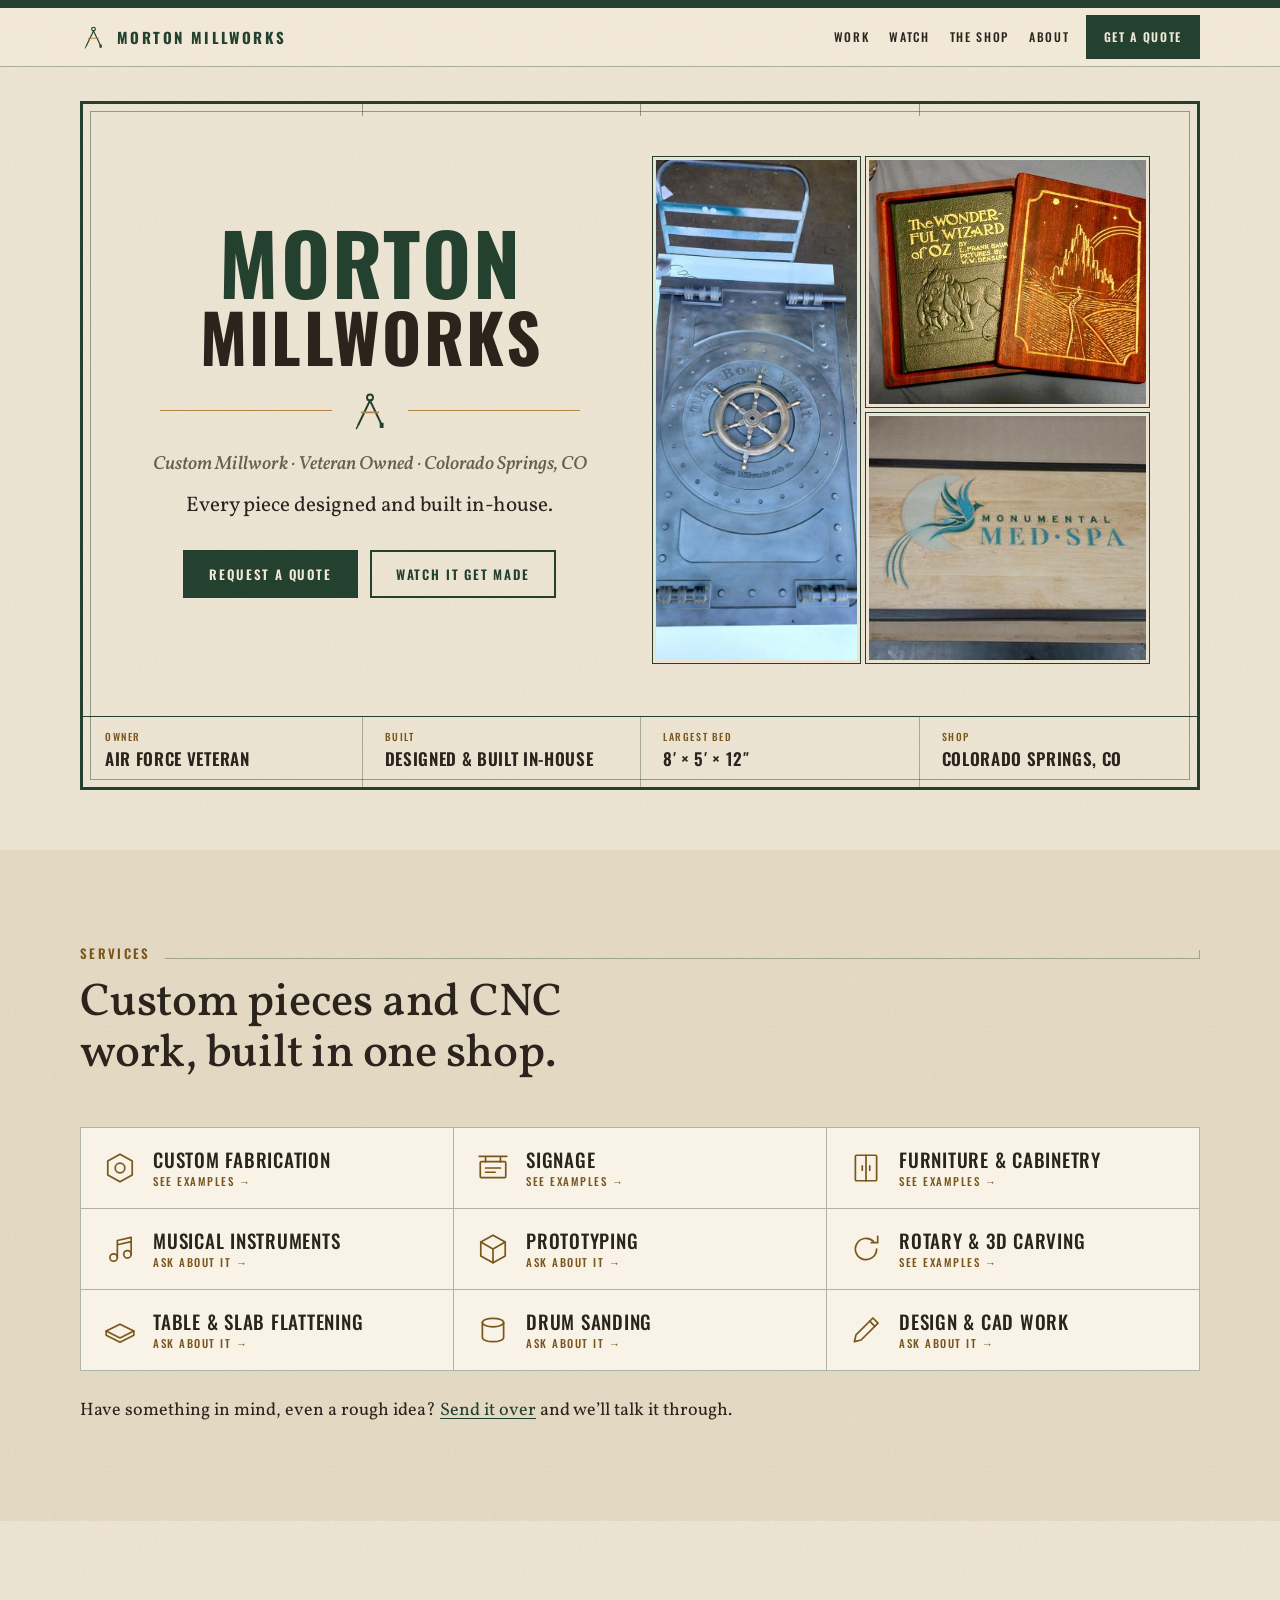
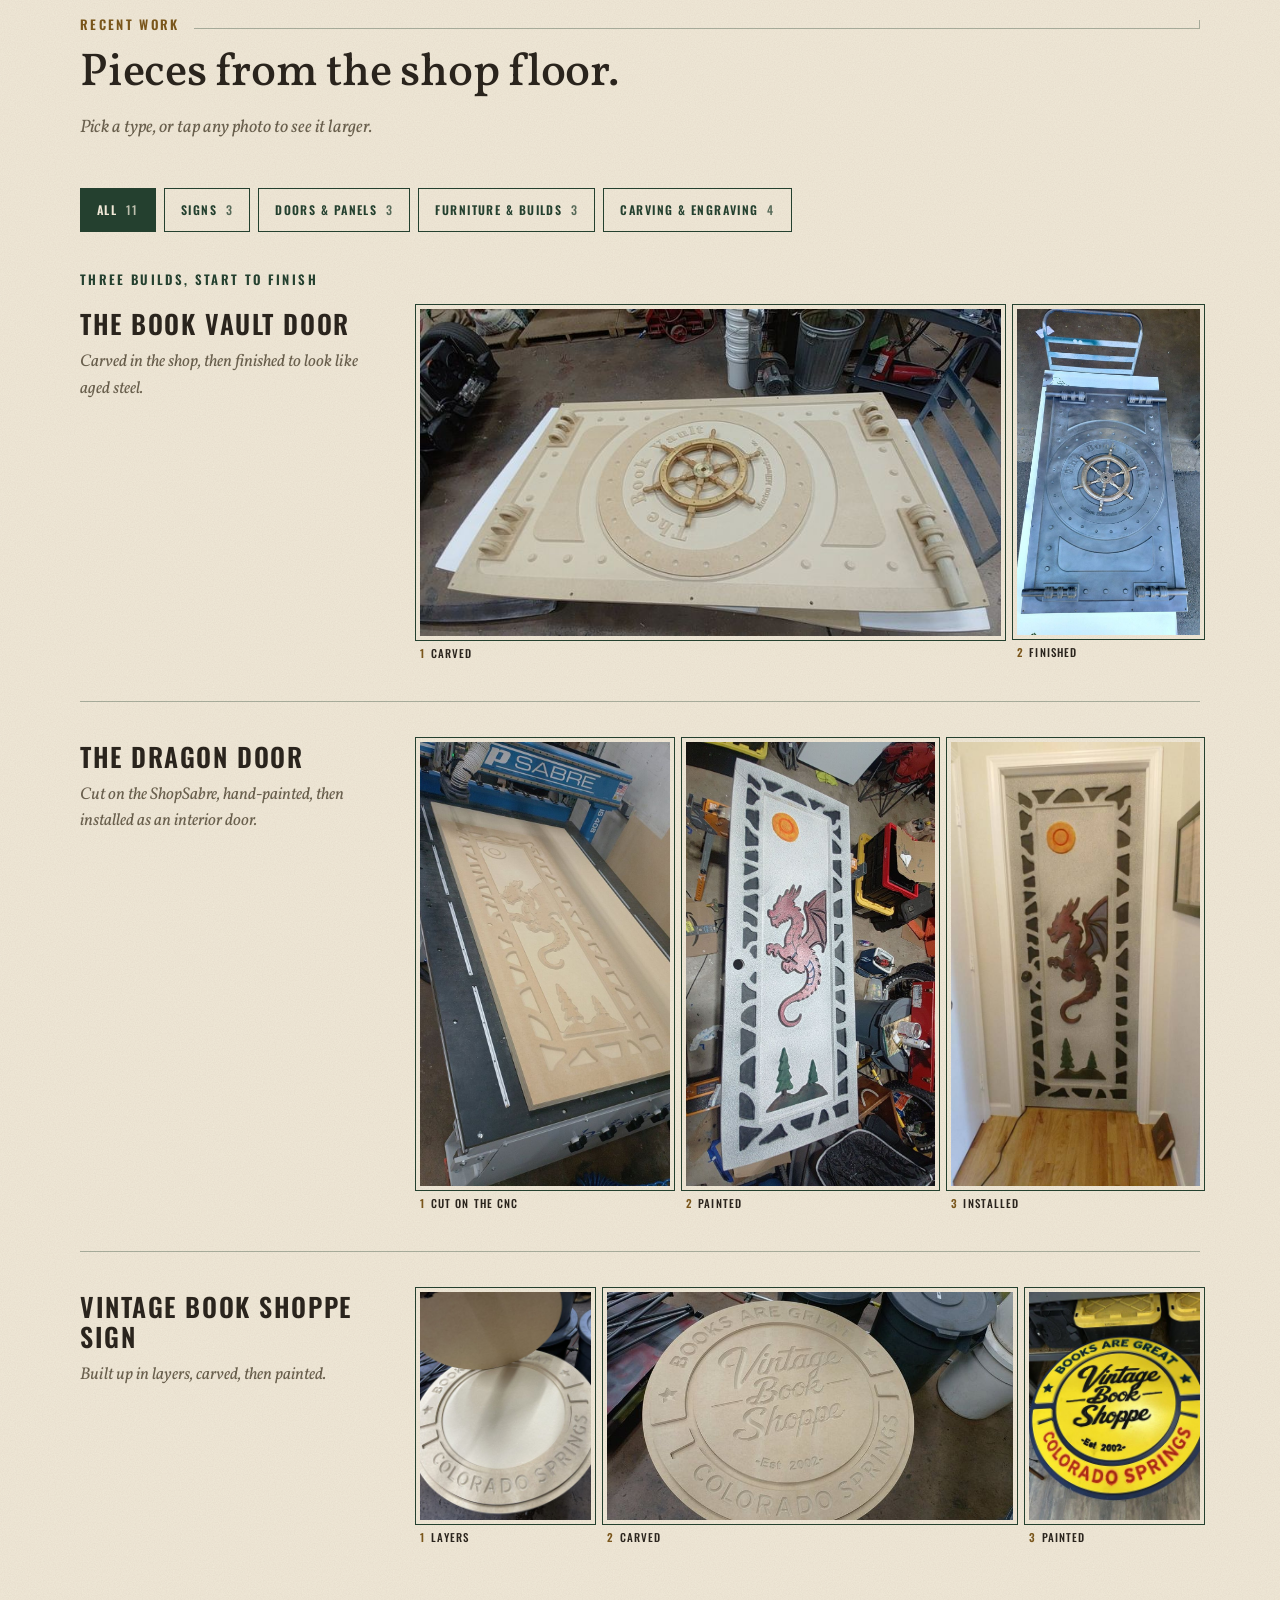
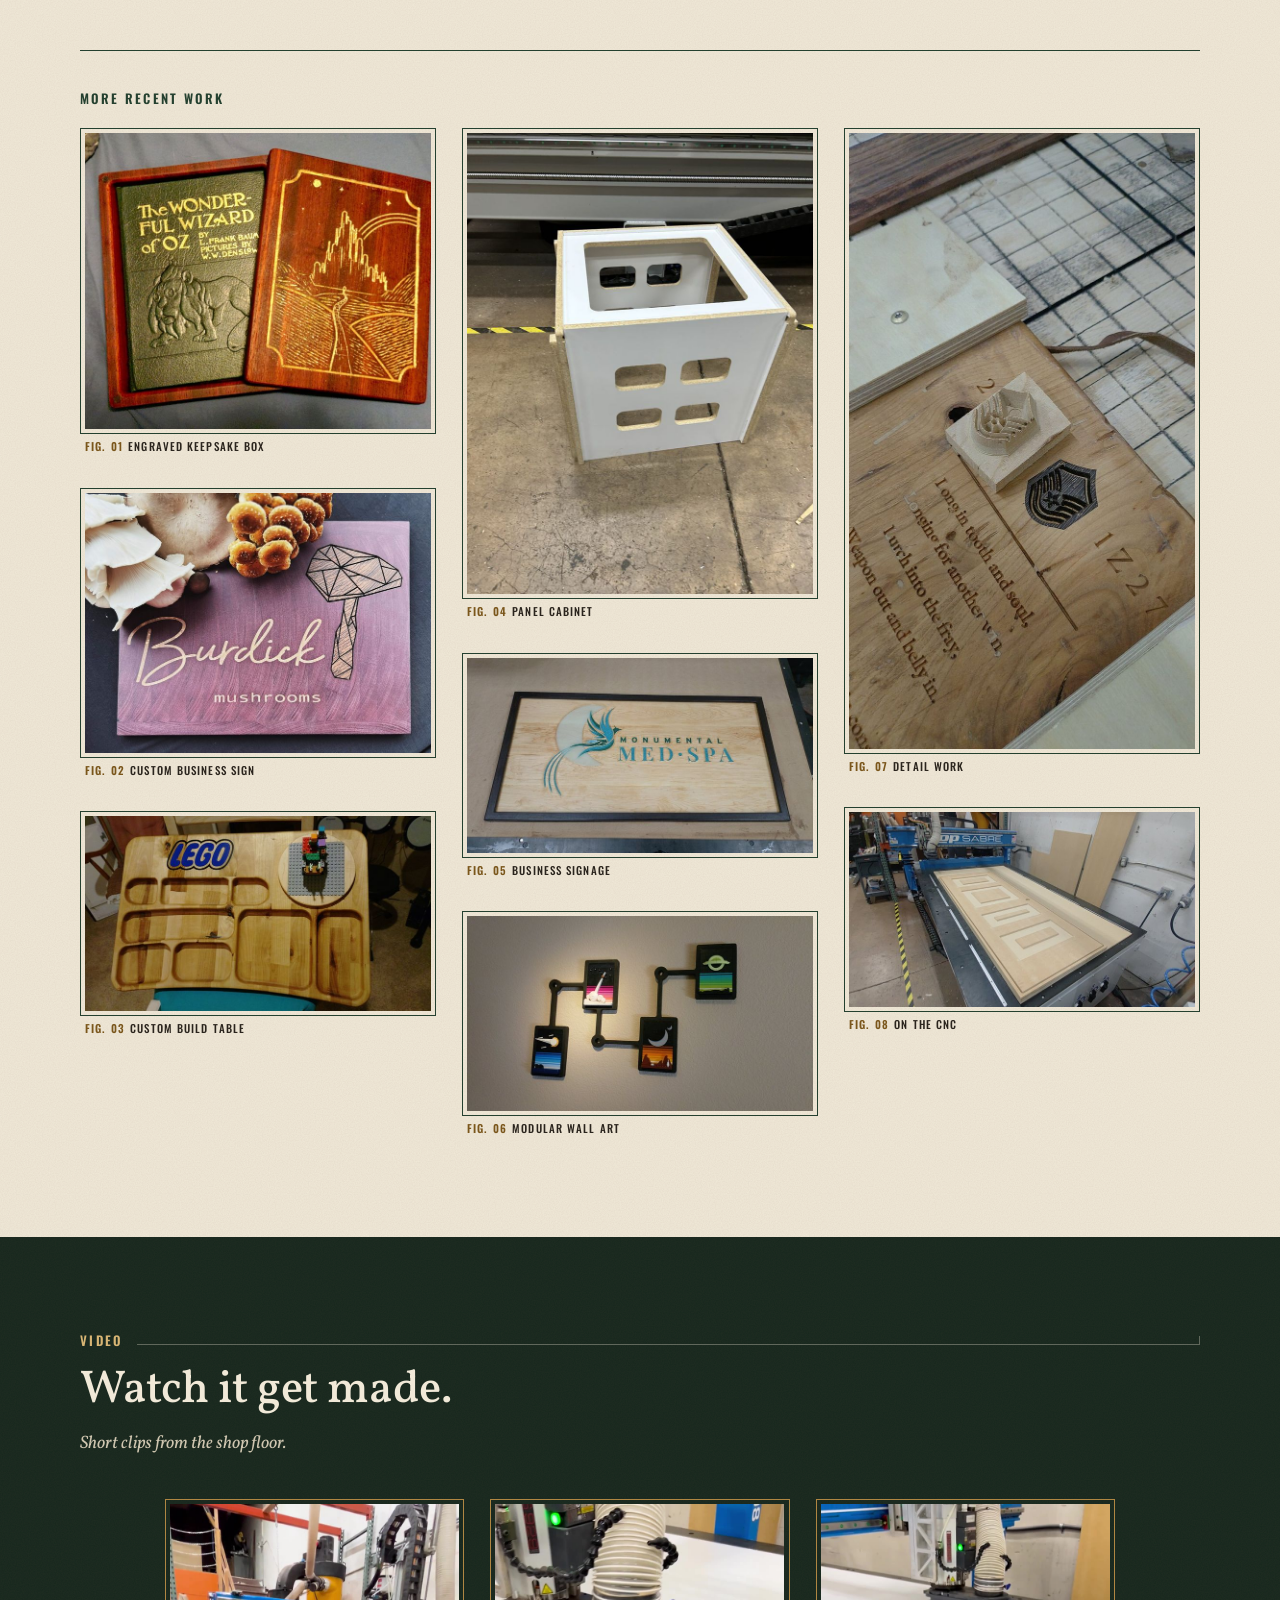
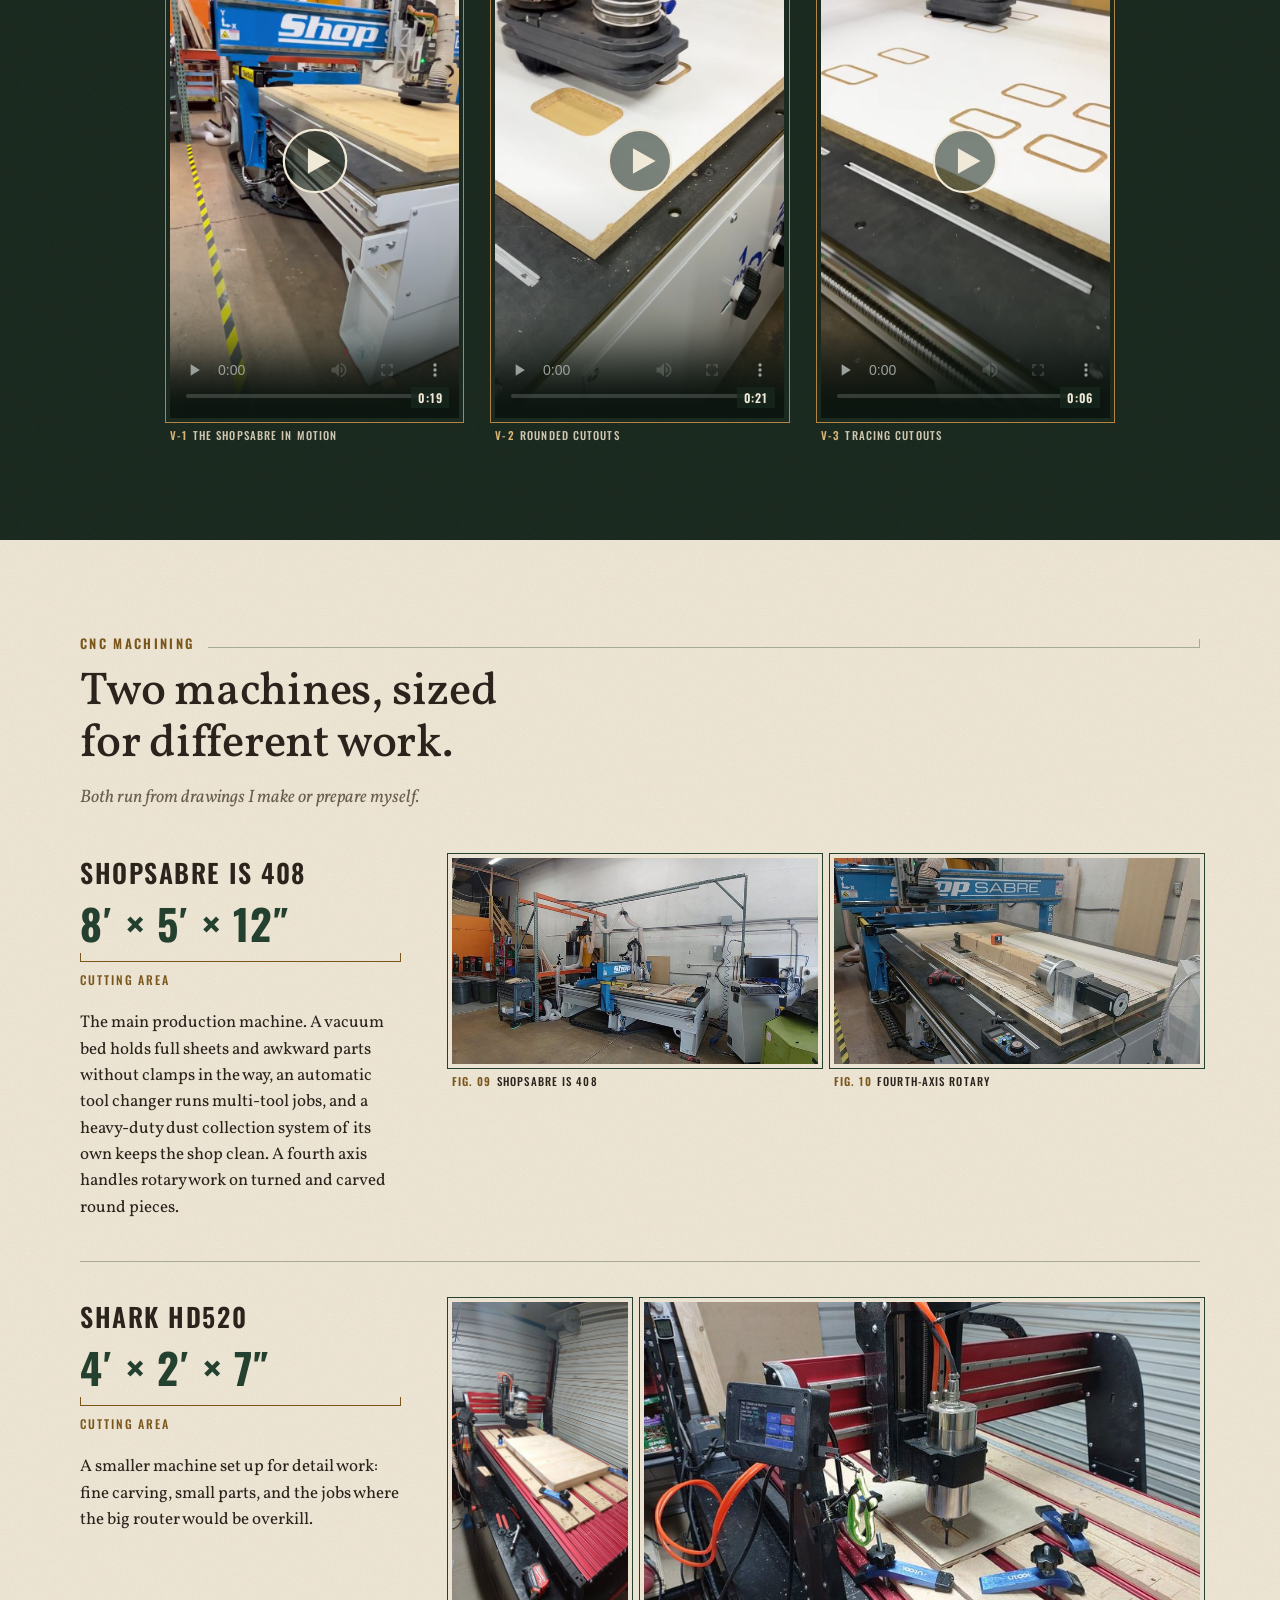
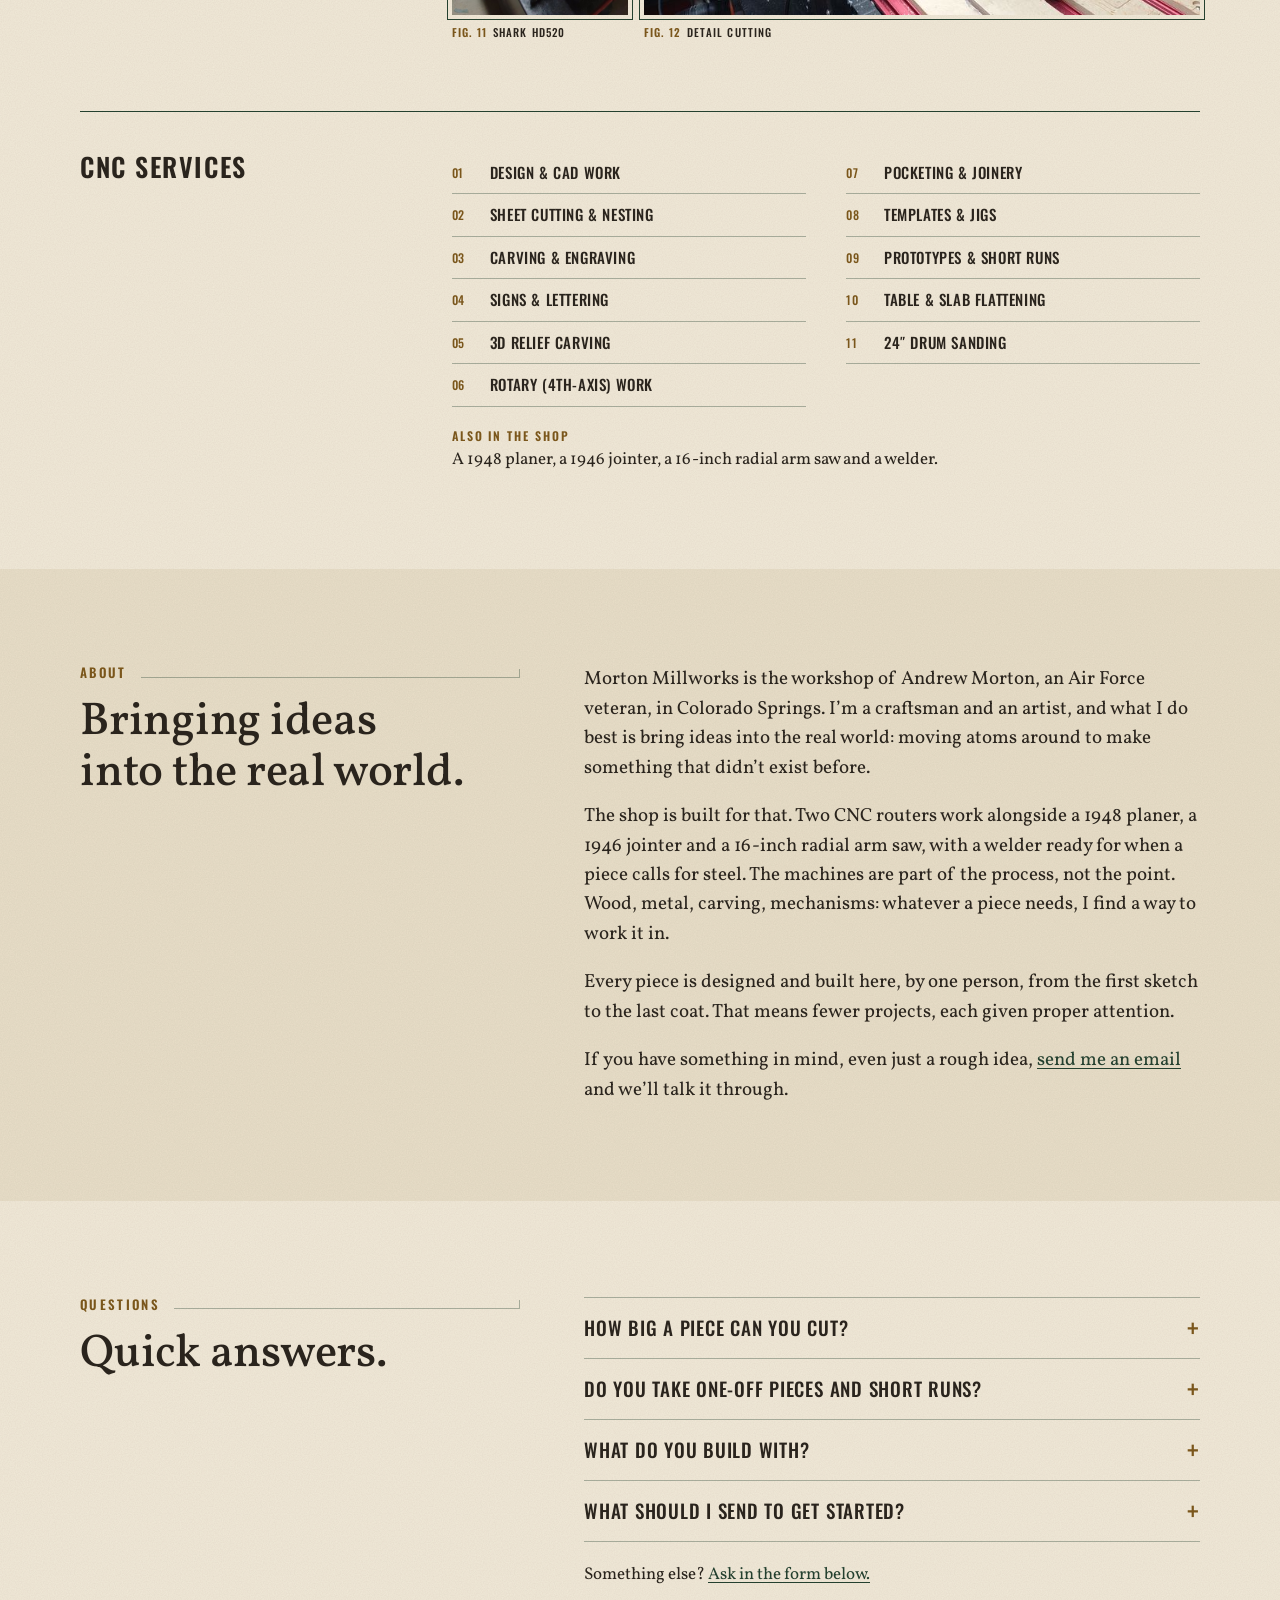
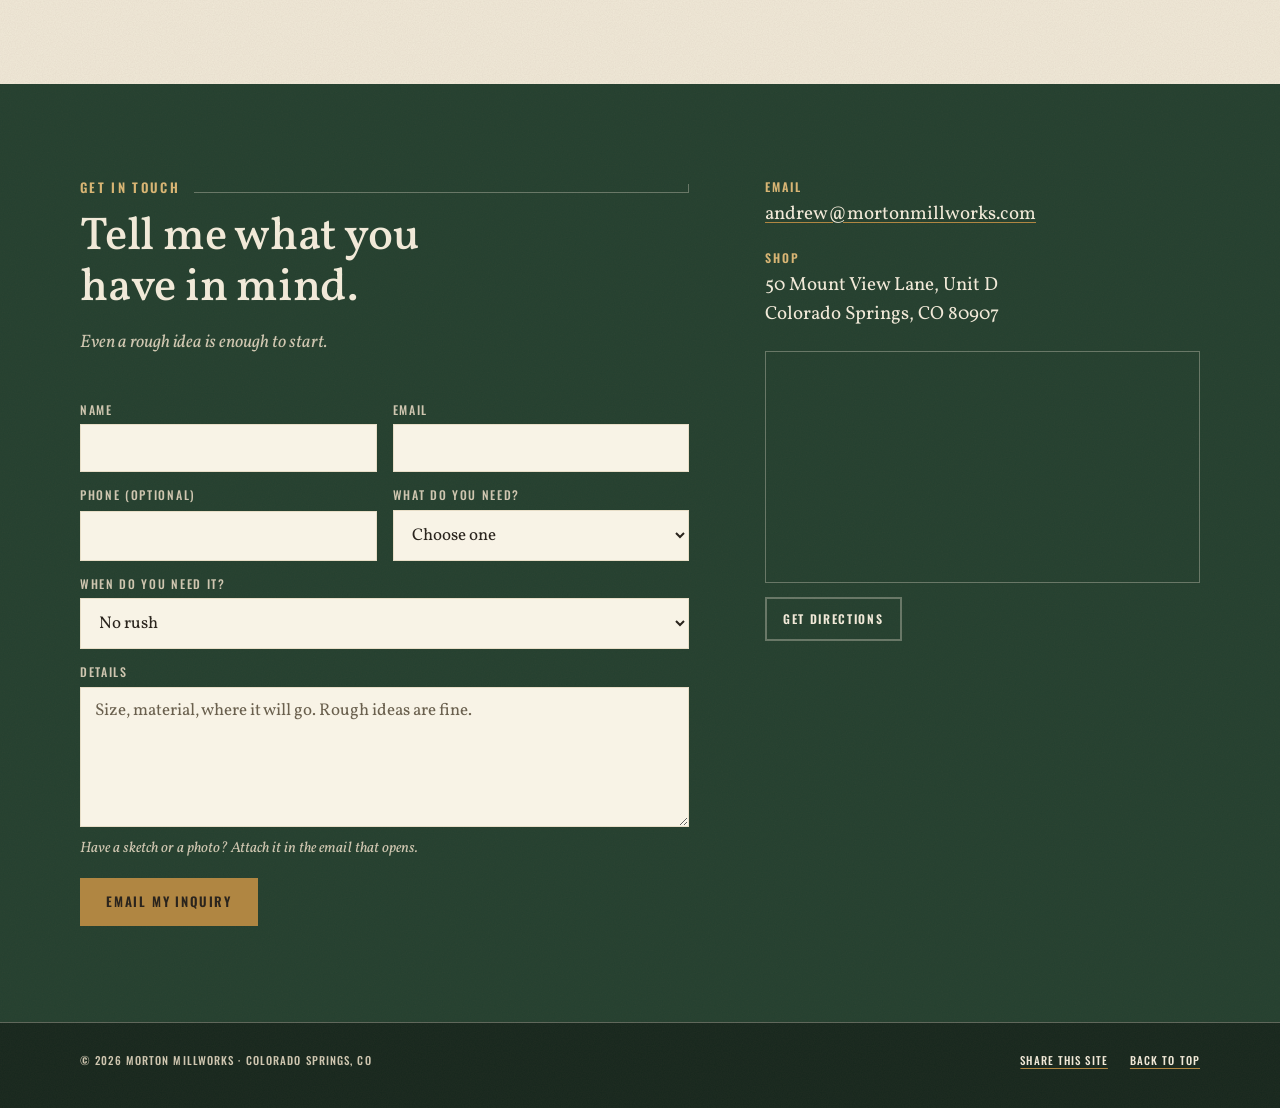
<file: index.html>
<!doctype html><html><head><meta charset=utf8><meta name=viewport content="width=device-width,initial-scale=1,viewport-fit=cover"><title>Morton Millworks | Custom Millwork &amp; Fabrication, Colorado Springs</title><meta name="description" content="Owner-designed, shop-built custom millwork and fabrication in Colorado Springs, CO. Signs, furniture, doors, carving, and one-of-a-kind pieces."><link rel="icon" href="data:image/svg+xml,%3Csvg xmlns='http://www.w3.org/2000/svg' viewBox='0 0 34 30'%3E%3Crect width='34' height='30' fill='%23F1E9D8'/%3E%3Cg fill='none' stroke='%2324402F' stroke-linecap='round' stroke-width='2'%3E%3Ccircle cx='17' cy='5' r='2.3'/%3E%3Cline x1='17' y1='7.3' x2='8' y2='26'/%3E%3Cline x1='17' y1='7.3' x2='26' y2='26'/%3E%3Cline x1='10.5' y1='16.5' x2='23.5' y2='16.5' stroke='%23B08642'/%3E%3C/g%3E%3C/svg%3E"><meta property="og:title" content="Morton Millworks"><meta property="og:description" content="Custom millwork and fabrication, Colorado Springs, CO."><meta property="og:image" content="https://mortonmillworks.com/images/vault-door-finished.jpg"><meta property="og:url" content="https://mortonmillworks.com/"><style>:root{color-scheme:light;box-sizing:border-box;padding-top:env(safe-area-inset-top,0px);padding-bottom:env(safe-area-inset-bottom,0px)}html{scroll-padding-top:env(safe-area-inset-top,0px)}body{margin:0;padding:0;font:14px -apple-system,BlinkMacSystemFont,sans-serif;background:#faf9f5;color:#141413}img{max-width:100%}[hidden]:not([hidden=until-found i]){display:none!important}</style></head><body>
<link rel="stylesheet" href="https://fonts.googleapis.com/css2?family=Oswald:wght@400;500;600;700&family=Vollkorn:ital,wght@0,400;0,500;0,600;1,400;1,500&display=swap">
<style>
:root{
  --paper:#F1E9D8; --paper-deep:#E8DEC8; --paper-hi:#F8F3E6;
  --ink:#2A241D; --muted:#6A604E;
  --green:#24402F; --green-deep:#17271D;
  --brass:#B08642; --brass-ink:#7A561B; --brass-lite:#D8B574; --soft:#CFC6B0;
  --line:rgba(36,64,47,.35); --line-lt:rgba(241,233,216,.32);
  --maxw:1120px; --gut:clamp(18px,4.4vw,36px);
  --display:'Oswald','Avenir Next Condensed','Arial Narrow',sans-serif;
  --body:'Vollkorn',Georgia,'Times New Roman',serif;
  --grain:url("data:image/svg+xml,%3Csvg xmlns='http://www.w3.org/2000/svg' width='220' height='220'%3E%3Cfilter id='n'%3E%3CfeTurbulence type='fractalNoise' baseFrequency='.85' numOctaves='2' stitchTiles='stitch'/%3E%3CfeColorMatrix values='0 0 0 0 .16 0 0 0 0 .13 0 0 0 0 .09 0 0 0 .09 0'/%3E%3C/filter%3E%3Crect width='100%25' height='100%25' filter='url(%23n)'/%3E%3C/svg%3E");
}
*,*::before,*::after{box-sizing:border-box}
[hidden]{display:none!important}
html{-webkit-text-size-adjust:100%;scroll-behavior:smooth}
html.lb-open{overflow:hidden}
body{margin:0;background:var(--paper) var(--grain);color:var(--ink);font:400 17px/1.55 var(--body);-webkit-font-smoothing:antialiased}
h1,h2,h3,p,figure,dl,dd{margin:0}
ul,ol{margin:0;padding:0;list-style:none}
img,video{display:block;max-width:100%;height:auto}
a{color:var(--green);text-underline-offset:3px}
:focus-visible{outline:3px solid var(--brass-ink);outline-offset:3px}
.on-dark :focus-visible,.lb :focus-visible{outline-color:var(--brass-lite)}
.skip:not(:focus){position:absolute;width:1px;height:1px;overflow:hidden;clip:rect(0 0 0 0);white-space:nowrap}
.skip:focus{position:fixed;left:12px;top:12px;z-index:100;background:var(--green);color:var(--paper);padding:12px 16px;font:600 13px var(--display);letter-spacing:.12em;text-transform:uppercase}
.wrap{width:min(var(--maxw),100% - 2*var(--gut));margin-inline:auto}
section[id]{scroll-margin-top:76px}

/* ---- header: every top-level link stays visible, on phones too ---- */
.bar{position:sticky;top:env(safe-area-inset-top,0px);z-index:30;background:rgba(241,233,216,.97);border-top:8px solid var(--green);border-bottom:1px solid var(--line)}
.bar-in{display:flex;align-items:center;gap:6px;min-height:58px}
.brand{display:flex;align-items:center;gap:10px;margin-right:auto;color:var(--green);text-decoration:none;font:700 15px/1 var(--display);letter-spacing:.16em;text-transform:uppercase;white-space:nowrap}
.brand svg{width:27px;height:24px;flex:none}
.bar nav ul{display:flex}
.bar nav a{position:relative;display:block;padding:19px 10px;white-space:nowrap;color:var(--ink);text-decoration:none;font:500 12px/1 var(--display);letter-spacing:.14em;text-transform:uppercase}
.bar nav a:hover{color:var(--brass-ink)}
.bar nav a[aria-current]{color:var(--green)}
.bar nav a[aria-current]::after{content:"";position:absolute;left:10px;right:10px;bottom:10px;height:2px;background:var(--brass)}
.bar .bar-quote{display:none}
@media(max-width:639px){.brand span{display:none}}
@media(max-width:359px){.bar nav a{padding-inline:7px;letter-spacing:.1em}.bar nav a[aria-current]::after{left:7px;right:7px}}
@media(min-width:760px){.bar .bar-quote{display:inline-flex}}

/* ---- buttons ---- */
.btn{display:inline-flex;align-items:center;justify-content:center;min-height:48px;padding:0 24px;border:2px solid var(--green);background:var(--green);color:var(--paper);font:600 13px/1 var(--display);letter-spacing:.14em;text-transform:uppercase;text-decoration:none;cursor:pointer;transition:background .15s,color .15s,border-color .15s}
.btn:hover{background:var(--green-deep);border-color:var(--green-deep)}
.btn-line{background:transparent;color:var(--green)}
.btn-line:hover{background:var(--green);color:var(--paper)}
.btn-sm{min-height:44px;padding:0 16px;font-size:12px}
.on-dark .btn{background:var(--brass);border-color:var(--brass);color:var(--ink)}
.on-dark .btn:hover{background:var(--brass-lite);border-color:var(--brass-lite)}
.on-dark .btn-line{background:transparent;color:var(--paper);border-color:var(--line-lt)}
.on-dark .btn-line:hover{background:var(--paper);color:var(--green-deep);border-color:var(--paper)}

/* ---- phone action bar: the two things a visitor most needs, always one tap away ---- */
.dock{display:none}
@media(max-width:859px){
  .dock{position:fixed;left:0;right:0;bottom:0;z-index:25;display:flex;gap:10px;padding:10px var(--gut) calc(10px + env(safe-area-inset-bottom,0px));background:rgba(241,233,216,.98);border-top:1px solid var(--line);box-shadow:0 -6px 18px rgba(23,39,29,.12);transition:transform .2s ease,visibility 0s}
  .dock.away{transform:translateY(115%);visibility:hidden;transition:transform .2s ease,visibility 0s .2s}
  .dock .btn{flex:1 1 0;min-width:0;padding:0 10px;font-size:12px;letter-spacing:.1em;white-space:nowrap}
  .dock .btn:first-child{flex:1.5 1 0}
}
@media(max-width:359px){
  body{padding-bottom:calc(72px + env(safe-area-inset-bottom,0px))}
}

/* ---- section scaffolding ---- */
.on-dark{color:var(--paper)}
.on-dark a{color:var(--paper);text-decoration-color:var(--brass)}
.sec{padding-block:clamp(52px,8vw,96px)}
.band-deep{background:var(--paper-deep) var(--grain)}
.band-night{background:var(--green-deep) var(--grain)}
.band-green{background:var(--green) var(--grain)}
.sec-head{margin-bottom:clamp(28px,4vw,46px)}
h2.label{display:flex;align-items:center;gap:14px;margin-bottom:16px;font:600 13px/1.2 var(--display);letter-spacing:.18em;text-transform:uppercase;color:var(--brass-ink)}
h2.label::after{content:"";flex:1;height:9px;border-bottom:1px solid var(--line);border-right:1px solid var(--line)}
.on-dark h2.label{color:var(--brass-lite)}
.on-dark h2.label::after{border-color:var(--line-lt)}
.sec-title{max-width:24ch;font:500 clamp(28px,4.4vw,46px)/1.12 var(--body);letter-spacing:-.005em;text-wrap:balance}
.lead{margin-top:14px;max-width:60ch;color:var(--muted);font-style:italic;font-size:18px}
.on-dark .lead{color:var(--soft)}
figcaption{padding-top:10px;font:500 11px/1.4 var(--display);letter-spacing:.1em;text-transform:uppercase}
figcaption b{margin-right:.5em;font-weight:600;color:var(--brass-ink)}
.on-dark figcaption{color:var(--soft)} .on-dark figcaption b{color:var(--brass-lite)}

/* ---- hero: a framed drawing sheet with a title block ---- */
.hero{padding-block:clamp(18px,3vw,34px) clamp(34px,5vw,60px)}
.sheet{position:relative;border:3px solid var(--green)}
.sheet::before{content:"";position:absolute;inset:7px;border:1px solid var(--green);opacity:.45;pointer-events:none}
.ticks i{position:absolute;top:0;width:1px;height:12px;background:var(--green);opacity:.45}
.hero-grid{display:grid;gap:clamp(26px,4vw,52px);align-items:center;padding:clamp(30px,5vw,56px) clamp(20px,4vw,52px)}
@media(min-width:900px){.hero-grid{grid-template-columns:minmax(0,1fr) minmax(0,1.04fr)}}
.hero-copy{text-align:center}
.wordmark{padding-left:.14em;font:700 1em/.95 var(--display);letter-spacing:.14em;text-transform:uppercase}
.wordmark span{display:block}
.m1{font-size:clamp(46px,8.4vw,84px);color:var(--green)}
.m2{margin-top:2px;font-size:clamp(36px,6.7vw,67px);color:var(--ink)}
.centerline{display:flex;align-items:center;justify-content:center;gap:16px;max-width:420px;margin:24px auto 20px}
.centerline i{flex:1;border-top:1px solid var(--brass)}
.centerline svg{width:44px;height:39px;color:var(--green)}
.nb{white-space:nowrap}
.tagline,.hero-note{text-wrap:balance}
.tagline{font-style:italic;font-weight:500;font-size:clamp(16px,2vw,19px);color:var(--muted)}
.hero-note{margin-top:10px;font-size:clamp(18px,2.1vw,21px)}
.cta-row{display:flex;flex-wrap:wrap;justify-content:center;gap:12px;margin-top:28px}
.plates{display:grid;grid-template-columns:42fr 58fr;grid-template-rows:1fr 1fr;gap:12px;height:clamp(300px,50vw,500px)}
.plates figure{position:relative;overflow:hidden;background:var(--paper-deep);outline:1px solid var(--green);outline-offset:3px}
.plates figure:first-child{grid-row:1/3}
.plates a{position:absolute;inset:0;display:block;cursor:zoom-in}
.plates img{width:100%;height:100%;object-fit:cover}
.titleblock{display:grid;grid-template-columns:repeat(4,minmax(0,1fr));border-top:1px solid var(--green)}
.titleblock div{padding:14px clamp(12px,2vw,22px) 18px;border-left:1px solid var(--line)}
.titleblock div:first-child{border-left:0}
.titleblock dt{font:500 10px/1.2 var(--display);letter-spacing:.16em;text-transform:uppercase;color:var(--brass-ink)}
.titleblock dd{margin-top:5px;font:600 clamp(14px,1.7vw,17px)/1.25 var(--display);letter-spacing:.04em;text-transform:uppercase}
@media(max-width:699px){
  .titleblock{grid-template-columns:repeat(2,minmax(0,1fr))}
  .titleblock div:nth-child(3){border-left:0}
  .titleblock div:nth-child(n+3){border-top:1px solid var(--line)}
}

/* ---- services: a ruled schedule; each line leads somewhere ---- */
.svc{display:grid;grid-template-columns:repeat(3,minmax(0,1fr));border-top:1px solid var(--line);border-left:1px solid var(--line);background:var(--paper-hi)}
.svc li{min-width:0;border-right:1px solid var(--line);border-bottom:1px solid var(--line)}
.svc-a{display:flex;align-items:center;gap:16px;height:100%;min-height:80px;padding:16px 22px;color:var(--ink);text-decoration:none;transition:background .15s}
.svc-a:hover{background:var(--paper)}
.svc-t{display:grid;gap:5px;min-width:0}
.svc-t b{font:500 clamp(16px,1.8vw,19px)/1.2 var(--display);letter-spacing:.04em;text-transform:uppercase}
.svc-t small{font:500 11px/1 var(--display);letter-spacing:.14em;text-transform:uppercase;color:var(--brass-ink)}
.svc-a:hover small{text-decoration:underline;text-underline-offset:3px}
.ic{flex:none;width:34px;height:34px;fill:none;stroke:var(--brass-ink);stroke-width:1.6;stroke-linecap:round;stroke-linejoin:round}
.svc-cta{margin-top:26px;font-size:18px}
@media(max-width:820px){.svc{grid-template-columns:repeat(2,minmax(0,1fr))}}
@media(max-width:520px){.svc{grid-template-columns:1fr}}

/* ---- work: filter, then photos that keep their real proportions ---- */
.chips{display:flex;flex-wrap:wrap;gap:8px}
.chip{min-height:44px;padding:0 16px;border:1px solid var(--green);background:transparent;color:var(--green);font:600 12px/1 var(--display);letter-spacing:.12em;text-transform:uppercase;cursor:pointer;transition:background .15s,color .15s}
.chip span{margin-left:.35em;font-weight:500;opacity:.75}
.chip:hover{background:rgba(36,64,47,.08)}
.chip[aria-pressed="true"]{background:var(--green);color:var(--paper)}
.status{margin-top:14px;color:var(--muted);font-style:italic}
.status:empty{display:none}
.story a,.machine a,.mfig a{display:block;background:var(--paper-deep);outline:1px solid var(--green);outline-offset:4px;cursor:zoom-in}
.story a:hover,.machine a:hover,.mfig a:hover{outline-color:var(--brass-ink);outline-width:2px}
.story{display:grid;grid-template-columns:minmax(0,3fr) minmax(0,8fr);gap:clamp(20px,4vw,48px);align-items:start;padding-block:0 clamp(26px,4vw,40px)}
.story:not([hidden]) ~ .story:not([hidden]){padding-top:clamp(26px,4vw,40px);border-top:1px solid var(--line)}
.story h3,.machine h3{font:600 clamp(20px,2.4vw,26px)/1.15 var(--display);letter-spacing:.06em;text-transform:uppercase}
.story-txt p{margin-top:10px;color:var(--muted);font-style:italic}
.srow{display:flex;gap:16px;align-items:flex-start}
.srow figure{flex:var(--r) 1 0;min-width:0}
.srow img{width:100%;height:auto}
.sub{margin:clamp(40px,6vw,64px) 0 22px;padding-top:clamp(26px,4vw,40px);border-top:1px solid var(--green);font:600 13px/1.2 var(--display);letter-spacing:.18em;text-transform:uppercase;color:var(--green)}
#g-stories{margin-top:clamp(26px,4vw,40px)}
#g-stories .sub{margin-top:0;padding-top:0;border-top:0}
.masonry{columns:3;column-gap:26px}
.mfig{break-inside:avoid;margin:0 0 28px;padding:5px}
.mfig img{width:100%;height:auto}
@media(max-width:899px){
  .story{grid-template-columns:1fr}
  .srow{overflow-x:auto;scroll-snap-type:x proximity;scroll-padding-inline:var(--gut);margin-inline:calc(-1*var(--gut));padding:8px var(--gut) 12px}
  .srow figure{flex:0 0 auto;scroll-snap-align:start}
  .srow img{width:auto;max-width:none;height:min(48vw,200px)}
  .masonry{columns:2;column-gap:16px}
}

/* ---- video: a play button and the length, like the sites people already know ---- */
.clips{display:grid;grid-template-columns:repeat(3,minmax(0,1fr));gap:clamp(16px,3vw,36px);max-width:940px;margin-inline:auto}
.vbox{position:relative;outline:1px solid var(--brass);outline-offset:4px}
.vbox video{width:100%;aspect-ratio:9/16;object-fit:cover;background:#000}
.vplay{position:absolute;inset:0;display:grid;place-items:center;border:0;padding:0;background:linear-gradient(to top,rgba(23,39,29,.55),rgba(23,39,29,0) 45%);color:var(--paper);cursor:pointer}
.vplay svg{width:68px;height:68px;fill:rgba(23,39,29,.55);stroke:var(--paper);stroke-width:1.6;transition:transform .15s}
.vplay svg path{fill:var(--paper);stroke:none}
.vplay:hover svg{transform:scale(1.06)}
.vplay span{position:absolute;right:10px;bottom:10px;padding:3px 7px;background:rgba(23,39,29,.82);font:600 12px/1.3 var(--display);letter-spacing:.06em}
.vbox.on .vplay{display:none}
@media(max-width:760px){
  .clips{display:flex;overflow-x:auto;scroll-snap-type:x mandatory;scroll-padding-inline:var(--gut);gap:20px;max-width:none;margin-inline:calc(-1*var(--gut));padding:8px var(--gut) 14px}
  .clip{flex:0 0 min(66vw,290px);scroll-snap-align:start}
}

/* ---- the shop ---- */
.machine{display:grid;grid-template-columns:minmax(0,3fr) minmax(0,7fr);gap:clamp(22px,4vw,52px);align-items:start;padding-block:clamp(26px,4vw,40px);border-top:1px solid var(--line)}
.machine:first-of-type{border-top:0;padding-top:0}
.spec{margin:14px 0 16px}
.spec b{display:block;font:700 clamp(30px,4.2vw,42px)/1 var(--display);letter-spacing:.02em;color:var(--green)}
.dimline{display:block;height:9px;margin:9px 0 6px;border:1px solid var(--brass-ink);border-top:0}
.spec small{font:500 12px/1 var(--display);letter-spacing:.16em;text-transform:uppercase;color:var(--brass-ink)}
.m-txt>p:last-child{max-width:46ch}
@media(max-width:899px){.machine{grid-template-columns:1fr}}
.cnc-more{display:grid;grid-template-columns:minmax(0,3fr) minmax(0,7fr);gap:clamp(22px,4vw,52px);margin-top:clamp(18px,3vw,30px);padding-top:clamp(28px,4vw,40px);border-top:1px solid var(--green)}
.cnc-more h3{font:600 clamp(20px,2.4vw,26px)/1.15 var(--display);letter-spacing:.06em;text-transform:uppercase}
.sched{columns:2;column-gap:40px;counter-reset:s}
.sched li{counter-increment:s;break-inside:avoid;display:flex;gap:14px;padding:11px 0;border-bottom:1px solid var(--line);font:500 15px/1.3 var(--display);letter-spacing:.04em;text-transform:uppercase}
.sched li::before{content:counter(s,decimal-leading-zero);flex:none;min-width:24px;padding-top:2px;font-size:12px;color:var(--brass-ink)}
.irons{margin-top:22px;font-size:17px}
.irons b{display:block;margin-bottom:4px;font:600 12px/1.2 var(--display);letter-spacing:.16em;text-transform:uppercase;color:var(--brass-ink)}
@media(max-width:899px){.cnc-more{grid-template-columns:1fr}}
@media(max-width:560px){.sched{columns:1}}

/* ---- about, questions ---- */
.about-grid,.faq-grid{display:grid;grid-template-columns:minmax(0,5fr) minmax(0,7fr);gap:clamp(24px,5vw,72px);align-items:start}
.prose{font-size:clamp(17px,1.5vw,19px)}
.prose p{max-width:62ch} .prose p+p{margin-top:1em}
.faq details{border-top:1px solid var(--line)}
.faq details:last-child{border-bottom:1px solid var(--line)}
.faq summary{display:flex;align-items:center;justify-content:space-between;gap:16px;min-height:60px;padding:14px 0;cursor:pointer;list-style:none;font:500 clamp(16px,1.8vw,19px)/1.25 var(--display);letter-spacing:.04em;text-transform:uppercase}
.faq summary::-webkit-details-marker{display:none}
.faq summary::after{content:"+";flex:none;font:400 28px/1 var(--display);color:var(--brass-ink)}
.faq details[open] summary::after{content:"\2212"}
.faq details p{max-width:58ch;padding-bottom:20px}
.faq-more{margin-top:20px}
@media(max-width:859px){.about-grid,.faq-grid{grid-template-columns:1fr}}

/* ---- contact ---- */
.contact-grid{display:grid;grid-template-columns:minmax(0,7fr) minmax(0,5fr);gap:clamp(34px,6vw,76px)}
.frow{display:grid;grid-template-columns:repeat(2,minmax(0,1fr));gap:0 16px}
.f{display:grid;gap:7px;margin-bottom:16px;min-width:0}
.f label{font:500 12px/1.2 var(--display);letter-spacing:.14em;text-transform:uppercase;color:var(--soft)}
.f input,.f select,.f textarea{width:100%;min-height:48px;padding:12px 14px;border:1px solid var(--paper-deep);border-radius:0;background:var(--paper-hi);color:var(--ink);font:400 17px/1.3 var(--body)}
.f textarea{min-height:140px;resize:vertical}
.f ::placeholder{color:var(--muted);opacity:1}
.f input:focus-visible,.f select:focus-visible,.f textarea:focus-visible{outline:3px solid var(--brass-lite);outline-offset:2px}
.tip{margin:-6px 0 18px;color:var(--soft);font-size:15px;font-style:italic}
.hint{margin-top:12px;color:var(--soft);font-size:15px;font-style:italic}
.ok,.draft{margin-top:14px;padding:14px 16px;border:1px solid var(--brass-lite);color:var(--paper);font-size:16px}
.draft{margin:0 0 18px;display:flex;flex-wrap:wrap;align-items:center;justify-content:space-between;gap:8px 16px;font-size:15px}
.linkbtn{padding:10px 0;border:0;background:none;color:var(--paper);font:500 11px/1.4 var(--display);letter-spacing:.1em;text-transform:uppercase;text-decoration:underline;text-decoration-color:var(--brass);text-underline-offset:3px;cursor:pointer}
.c-info h3{font:600 12px/1.2 var(--display);letter-spacing:.16em;text-transform:uppercase;color:var(--brass-lite)}
.c-info p{margin:5px 0 22px;font-size:19px}
.map{margin:6px 0 14px;border:1px solid var(--line-lt)}
.map iframe{display:block;width:100%;height:230px;border:0}
.map-fallback{display:grid;place-content:center;gap:12px;min-height:230px;padding:16px;text-align:center;background:var(--green-deep);color:var(--soft);font-size:15px}
@media(max-width:859px){.contact-grid{grid-template-columns:1fr}}
@media(max-width:560px){.frow{grid-template-columns:1fr}}

/* ---- footer ---- */
.foot{padding:20px 0 30px;border-top:1px solid var(--line-lt);background:var(--green-deep) var(--grain);color:var(--soft)}
.foot .wrap{display:flex;flex-wrap:wrap;align-items:center;justify-content:space-between;gap:6px 24px}
.foot small,.foot a{font:500 11px/1.4 var(--display);letter-spacing:.1em;text-transform:uppercase}
.foot-links{display:flex;flex-wrap:wrap;align-items:center;gap:4px 22px}
.foot a{display:inline-block;padding:10px 0}

/* ---- photo viewer: counter, big photo, thumbnails of the whole set, and a way to ask ---- */
dialog.lb{position:fixed;inset:0;width:100%;height:100%;max-width:none;max-height:none;margin:0;padding:0;border:0;background:var(--green-deep);color:var(--paper);overflow:hidden}
dialog.lb[open]{display:flex;flex-direction:column}
.lb::backdrop{background:rgba(23,39,29,.96)}
.lb-top{display:flex;align-items:center;justify-content:space-between;padding:10px 12px 0 18px}
.lb-n{font:500 11px/1 var(--display);letter-spacing:.14em;text-transform:uppercase;color:var(--soft)}
.lb-btn{display:grid;place-items:center;width:48px;height:48px;padding:0;border:1px solid var(--line-lt);background:rgba(23,39,29,.7);color:var(--paper);font:400 28px/1 var(--display);cursor:pointer}
.lb-btn:hover{border-color:var(--brass-lite);color:var(--brass-lite)}
.lb-stage{position:relative;flex:1 1 0;min-height:0;display:grid;grid-template-columns:minmax(0,1fr);grid-template-rows:minmax(0,1fr);place-items:center;padding:6px clamp(60px,8vw,96px)}
.lb-stage img{max-width:100%;max-height:100%;min-height:0;width:auto;height:auto;object-fit:contain;outline:1px solid var(--brass-lite);outline-offset:4px}
.lb-prev,.lb-next{position:absolute;top:50%;transform:translateY(-50%)}
.lb-prev{left:10px} .lb-next{right:10px}
.lb-info{padding:12px 16px 4px;text-align:center}
.lb-cap{font:500 12px/1.4 var(--display);letter-spacing:.1em;text-transform:uppercase}
.lb-act{display:flex;flex-wrap:wrap;justify-content:center;gap:10px;margin-top:12px}
.lb-strip{display:flex;gap:8px;overflow-x:auto;padding:12px 16px calc(14px + env(safe-area-inset-bottom,0px));scroll-snap-type:x proximity}
.lb-th{flex:none;width:68px;height:50px;padding:0;border:1px solid var(--line-lt);background:none;opacity:.6;cursor:pointer;scroll-snap-align:center}
.lb-th img{width:100%;height:100%;object-fit:cover}
.lb-th[aria-current]{opacity:1;outline:2px solid var(--brass-lite);outline-offset:1px}
@media(max-width:600px){
  .lb-stage{padding:6px 6px}
  .lb-prev,.lb-next{width:44px;height:44px;background:rgba(23,39,29,.55)}
  .lb-prev{left:4px} .lb-next{right:4px}
}
@media(prefers-reduced-motion:reduce){html{scroll-behavior:auto}*{transition:none!important}}
</style>

<svg width="0" height="0" style="position:absolute" aria-hidden="true" focusable="false"><defs>
<symbol id="mark" viewBox="0 0 34 30"><g fill="none" stroke="currentColor" stroke-linecap="round" stroke-width="1.5"><circle cx="17" cy="5" r="2.3"/><line x1="17" y1="7.3" x2="8" y2="26"/><line x1="17" y1="7.3" x2="26" y2="26"/><line x1="10.5" y1="16.5" x2="23.5" y2="16.5" stroke="#B08642" stroke-width="1.3"/><line x1="8" y1="26" x2="6.5" y2="29" stroke-width="1.1"/></g><rect x="24.5" y="24.5" width="3" height="4" rx=".5" fill="currentColor"/></symbol>
<symbol id="i-fab" viewBox="0 0 32 32"><path d="M16 3l11.5 6.5v13L16 29 4.5 22.5v-13z"/><circle cx="16" cy="16" r="4.5"/></symbol>
<symbol id="i-sign" viewBox="0 0 32 32"><path d="M3 5h26M9 5v5M23 5v5"/><rect x="4" y="10" width="24" height="15" rx="1"/><path d="M9 16h14M9 20h9"/></symbol>
<symbol id="i-cab" viewBox="0 0 32 32"><rect x="6" y="4" width="20" height="24" rx="1"/><path d="M16 4v24M12.5 14v4M19.5 14v4"/></symbol>
<symbol id="i-music" viewBox="0 0 32 32"><circle cx="10" cy="24" r="3.5"/><circle cx="23" cy="21" r="3.5"/><path d="M13.5 24V8l13-3v16M13.5 12l13-3"/></symbol>
<symbol id="i-proto" viewBox="0 0 32 32"><path d="M16 3l11.5 6.5v13L16 29 4.5 22.5v-13z"/><path d="M16 16l11.5-6.5M16 16L4.5 9.5M16 16v13"/></symbol>
<symbol id="i-rotary" viewBox="0 0 32 32"><path d="M26 16a10 10 0 1 1-3-7.1"/><path d="M27 4v6h-6"/></symbol>
<symbol id="i-slab" viewBox="0 0 32 32"><path d="M3 17l13-6.5L29 17l-13 6.5z"/><path d="M3 17v4l13 6.5L29 21v-4"/></symbol>
<symbol id="i-drum" viewBox="0 0 32 32"><ellipse cx="16" cy="9" rx="10" ry="4"/><path d="M6 9v14c0 2.2 4.5 4 10 4s10-1.8 10-4V9"/></symbol>
<symbol id="i-design" viewBox="0 0 32 32"><path d="M5 27l1.6-6.4L22.5 4.7l4.8 4.8L11.4 25.4z"/><path d="M19.5 7.7l4.8 4.8"/></symbol>
</defs></svg>
<a class="skip" href="#main">Skip to content</a>

<header class="bar" id="top">
  <div class="wrap bar-in">
    <a class="brand" href="#top" aria-label="Morton Millworks, back to top"><svg viewBox="0 0 34 30" aria-hidden="true"><use href="#mark"/></svg><span>Morton Millworks</span></a>
    <nav id="nav" aria-label="Main">
      <ul>
        <li><a href="#work">Work</a></li>
        <li><a href="#video">Watch</a></li>
        <li><a href="#shop">The Shop</a></li>
        <li><a href="#about">About</a></li>
      </ul>
    </nav>
    <a class="btn btn-sm bar-quote" href="#contact">Get a Quote</a>
  </div>
</header>

<main id="main">

<section class="hero">
  <div class="wrap">
    <div class="sheet">
      <div class="ticks" aria-hidden="true"><i style="left:25%"></i><i style="left:50%"></i><i style="left:75%"></i></div>
      <div class="hero-grid">
        <div class="hero-copy">
          <h1 class="wordmark"><span class="m1">Morton</span><span class="m2">Millworks</span></h1>
          <div class="centerline" aria-hidden="true"><i></i><svg viewBox="0 0 34 30"><use href="#mark"/></svg><i></i></div>
          <p class="tagline">Custom Millwork &middot; Veteran Owned &middot; Colorado Springs, CO</p>
          <p class="hero-note">Every piece designed and built <span class="nb">in-house</span>.</p>
          <p class="cta-row"><a class="btn" href="#contact">Request a Quote</a><a class="btn btn-line" href="#video">Watch It Get Made</a></p>
        </div>
        <div class="plates" role="group" aria-label="Recent pieces"><figure><a href="images/vault-door-finished.jpg" data-lb="work" data-key="vault-door-finished" data-cap="The Book Vault Door" data-piece="The Book Vault Door" data-ask="A door or panel" data-entry><img src="images/t/vault-door-finished.jpg" srcset="images/h/vault-door-finished-480.jpg 480w, images/t/vault-door-finished.jpg 720w" sizes="(max-width: 899px) 40vw, 240px" width="720" height="1281" alt="Aged-steel finish vault door with ship&#x27;s wheel and hinges" fetchpriority="high"></a></figure><figure><a href="images/oz-book-box.jpg" data-lb="work" data-key="oz-book-box" data-cap="Engraved Keepsake Box" data-piece="Engraved Keepsake Box" data-ask="Carving or engraving" data-entry><img src="images/t/oz-book-box.jpg" srcset="images/h/oz-book-box-480.jpg 480w, images/t/oz-book-box.jpg 720w" sizes="(max-width: 899px) 48vw, 330px" width="720" height="616" alt="Engraved wood keepsake box with a Wonderful Wizard of Oz book-cover design" decoding="async"></a></figure><figure><a href="images/med-spa-sign.jpg" data-lb="work" data-key="med-spa-sign" data-cap="Business Signage" data-piece="Business Signage" data-ask="A sign" data-entry><img src="images/t/med-spa-sign.jpg" srcset="images/h/med-spa-sign-480.jpg 480w, images/t/med-spa-sign.jpg 720w" sizes="(max-width: 899px) 48vw, 330px" width="720" height="405" alt="Monumental Med Spa wood sign" decoding="async"></a></figure></div>
      </div>
      <dl class="titleblock">
        <div><dt>Owner</dt><dd>Air Force veteran</dd></div>
        <div><dt>Built</dt><dd>Designed &amp; built <span class="nb">in-house</span></dd></div>
        <div><dt>Largest bed</dt><dd>8&prime; &times; 5&prime; &times; 12&Prime;</dd></div>
        <div><dt>Shop</dt><dd>Colorado Springs, CO</dd></div>
      </dl>
    </div>
  </div>
</section>

<section class="sec band-deep" id="services">
  <div class="wrap">
    <div class="sec-head"><h2 class="label">Services</h2><p class="sec-title">Custom pieces and CNC work, built in one shop.</p></div>
    <ul class="svc"><li><a class="svc-a" href="#work" data-go="filter:doors"><svg class="ic" viewBox="0 0 32 32" aria-hidden="true"><use href="#i-fab"/></svg><span class="svc-t"><b>Custom Fabrication</b><small>See examples &rarr;</small></span></a></li><li><a class="svc-a" href="#work" data-go="filter:signs"><svg class="ic" viewBox="0 0 32 32" aria-hidden="true"><use href="#i-sign"/></svg><span class="svc-t"><b>Signage</b><small>See examples &rarr;</small></span></a></li><li><a class="svc-a" href="#work" data-go="filter:builds"><svg class="ic" viewBox="0 0 32 32" aria-hidden="true"><use href="#i-cab"/></svg><span class="svc-t"><b>Furniture &amp; Cabinetry</b><small>See examples &rarr;</small></span></a></li><li><a class="svc-a" href="#contact" data-go="ask:A musical instrument"><svg class="ic" viewBox="0 0 32 32" aria-hidden="true"><use href="#i-music"/></svg><span class="svc-t"><b>Musical Instruments</b><small>Ask about it &rarr;</small></span></a></li><li><a class="svc-a" href="#contact" data-go="ask:A prototype or short run"><svg class="ic" viewBox="0 0 32 32" aria-hidden="true"><use href="#i-proto"/></svg><span class="svc-t"><b>Prototyping</b><small>Ask about it &rarr;</small></span></a></li><li><a class="svc-a" href="#work" data-go="filter:carving"><svg class="ic" viewBox="0 0 32 32" aria-hidden="true"><use href="#i-rotary"/></svg><span class="svc-t"><b>Rotary &amp; 3D Carving</b><small>See examples &rarr;</small></span></a></li><li><a class="svc-a" href="#contact" data-go="ask:Slab flattening or drum sanding"><svg class="ic" viewBox="0 0 32 32" aria-hidden="true"><use href="#i-slab"/></svg><span class="svc-t"><b>Table &amp; Slab Flattening</b><small>Ask about it &rarr;</small></span></a></li><li><a class="svc-a" href="#contact" data-go="ask:Slab flattening or drum sanding"><svg class="ic" viewBox="0 0 32 32" aria-hidden="true"><use href="#i-drum"/></svg><span class="svc-t"><b>Drum Sanding</b><small>Ask about it &rarr;</small></span></a></li><li><a class="svc-a" href="#contact" data-go="ask:Design or CAD work"><svg class="ic" viewBox="0 0 32 32" aria-hidden="true"><use href="#i-design"/></svg><span class="svc-t"><b>Design &amp; CAD Work</b><small>Ask about it &rarr;</small></span></a></li></ul>
    <p class="svc-cta">Have something in mind, even a rough idea? <a href="#contact">Send it over</a> and we&rsquo;ll talk it through.</p>
  </div>
</section>

<section class="sec" id="work">
  <div class="wrap">
    <div class="sec-head"><h2 class="label">Recent Work</h2><p class="sec-title">Pieces from the shop floor.</p><p class="lead">Pick a type, or tap any photo to see it larger.</p></div>
    <div class="chips" role="group" aria-label="Show recent work by type"><button class="chip" type="button" data-f="all" aria-pressed="true">All <span>11</span></button><button class="chip" type="button" data-f="signs" aria-pressed="false">Signs <span>3</span></button><button class="chip" type="button" data-f="doors" aria-pressed="false">Doors &amp; Panels <span>3</span></button><button class="chip" type="button" data-f="builds" aria-pressed="false">Furniture &amp; Builds <span>3</span></button><button class="chip" type="button" data-f="carving" aria-pressed="false">Carving &amp; Engraving <span>4</span></button></div>
    <p class="status" id="work-status" aria-live="polite"></p>
    <div class="sub-group" id="g-stories"><h3 class="sub">Three builds, start to finish</h3><article class="story" data-cat="doors"><div class="story-txt"><h3>The Book Vault Door</h3><p>Carved in the shop, then finished to look like aged steel.</p></div><div class="srow"><figure style="--r:1.7798"><a href="images/vault-door-carved.jpg" data-lb="work" data-key="vault-door-carved" data-cap="The Book Vault Door — carved" data-piece="The Book Vault Door" data-ask="A door or panel"><img src="images/t/vault-door-carved.jpg" width="720" height="405" alt="Carved vault door panel before finishing" loading="lazy" decoding="async"></a><figcaption><b>1</b>Carved</figcaption></figure><figure style="--r:0.5619"><a href="images/vault-door-finished.jpg" data-lb="work" data-key="vault-door-finished" data-cap="The Book Vault Door — finished" data-piece="The Book Vault Door" data-ask="A door or panel"><img src="images/t/vault-door-finished.jpg" width="720" height="1281" alt="Aged-steel finish vault door with ship&#x27;s wheel and hinges" loading="lazy" decoding="async"></a><figcaption><b>2</b>Finished</figcaption></figure></div></article><article class="story" data-cat="doors carving"><div class="story-txt"><h3>The Dragon Door</h3><p>Cut on the ShopSabre, hand-painted, then installed as an interior door.</p></div><div class="srow"><figure style="--r:0.5621"><a href="images/cnc-dragon-cutting.jpg" data-lb="work" data-key="cnc-dragon-cutting" data-cap="The Dragon Door — cut on the cnc" data-piece="The Dragon Door" data-ask="A door or panel"><img src="images/t/cnc-dragon-cutting.jpg" width="720" height="1281" alt="CNC router mid-cut on the dragon panel" loading="lazy" decoding="async"></a><figcaption><b>1</b>Cut on the CNC</figcaption></figure><figure style="--r:0.5621"><a href="images/dragon-panel.jpg" data-lb="work" data-key="dragon-panel" data-cap="The Dragon Door — painted" data-piece="The Dragon Door" data-ask="A door or panel"><img src="images/t/dragon-panel.jpg" width="720" height="1281" alt="Hand-painted carved dragon panel" loading="lazy" decoding="async"></a><figcaption><b>2</b>Painted</figcaption></figure><figure style="--r:0.562"><a href="images/dragon-door-installed.jpg" data-lb="work" data-key="dragon-door-installed" data-cap="The Dragon Door — installed" data-piece="The Dragon Door" data-ask="A door or panel"><img src="images/t/dragon-door-installed.jpg" width="562" height="1000" alt="The dragon panel installed as an interior door in a hallway" loading="lazy" decoding="async"></a><figcaption><b>3</b>Installed</figcaption></figure></div></article><article class="story" data-cat="signs carving"><div class="story-txt"><h3>Vintage Book Shoppe Sign</h3><p>Built up in layers, carved, then painted.</p></div><div class="srow"><figure style="--r:0.75"><a href="images/raw-sign-layers.jpg" data-lb="work" data-key="raw-sign-layers" data-cap="Vintage Book Shoppe Sign — layers" data-piece="Vintage Book Shoppe Sign" data-ask="A sign"><img src="images/t/raw-sign-layers.jpg" width="720" height="960" alt="Vintage Book Shoppe sign built up in layers, with the top layer lifted" loading="lazy" decoding="async"></a><figcaption><b>1</b>Layers</figcaption></figure><figure style="--r:1.7789"><a href="images/vintage-book-shoppe-sign.jpg" data-lb="work" data-key="vintage-book-shoppe-sign" data-cap="Vintage Book Shoppe Sign — carved" data-piece="Vintage Book Shoppe Sign" data-ask="A sign"><img src="images/t/vintage-book-shoppe-sign.jpg" width="720" height="405" alt="Vintage Book Shoppe routed wood sign" loading="lazy" decoding="async"></a><figcaption><b>2</b>Carved</figcaption></figure><figure style="--r:0.75"><a href="images/vintage-book-shoppe-painted.jpg" data-lb="work" data-key="vintage-book-shoppe-painted" data-cap="Vintage Book Shoppe Sign — painted" data-piece="Vintage Book Shoppe Sign" data-ask="A sign"><img src="images/t/vintage-book-shoppe-painted.jpg" width="720" height="960" alt="Painted Vintage Book Shoppe sign in yellow, blue and red" loading="lazy" decoding="async"></a><figcaption><b>3</b>Painted</figcaption></figure></div></article></div>
    <div class="sub-group" id="g-more"><h3 class="sub">More recent work</h3><div class="masonry"><figure class="mfig" data-cat="carving"><a href="images/oz-book-box.jpg" data-lb="work" data-key="oz-book-box" data-cap="Engraved Keepsake Box" data-piece="Engraved Keepsake Box" data-ask="Carving or engraving"><img src="images/t/oz-book-box.jpg" width="720" height="616" alt="Engraved wood keepsake box with a Wonderful Wizard of Oz book-cover design" loading="lazy" decoding="async"></a><figcaption><b>Fig. 01</b>Engraved Keepsake Box</figcaption></figure><figure class="mfig" data-cat="signs"><a href="images/burdick-sign.jpg" data-lb="work" data-key="burdick-sign" data-cap="Custom Business Sign" data-piece="Custom Business Sign" data-ask="A sign"><img src="images/t/burdick-sign.jpg" width="720" height="541" alt="Burdick Mushrooms engraved sign" loading="lazy" decoding="async"></a><figcaption><b>Fig. 02</b>Custom Business Sign</figcaption></figure><figure class="mfig" data-cat="builds"><a href="images/lego-table.jpg" data-lb="work" data-key="lego-table" data-cap="Custom Build Table" data-piece="Custom Build Table" data-ask="Furniture or cabinetry"><img src="images/t/lego-table.jpg" width="720" height="405" alt="Kids&#x27; LEGO building table with turntable" loading="lazy" decoding="async"></a><figcaption><b>Fig. 03</b>Custom Build Table</figcaption></figure><figure class="mfig" data-cat="builds"><a href="images/white-panel-cabinet.jpg" data-lb="work" data-key="white-panel-cabinet" data-cap="Panel Cabinet" data-piece="Panel Cabinet" data-ask="Furniture or cabinetry"><img src="images/t/white-panel-cabinet.jpg" width="720" height="960" alt="White panel cabinet box with rectangular cutouts" loading="lazy" decoding="async"></a><figcaption><b>Fig. 04</b>Panel Cabinet</figcaption></figure><figure class="mfig" data-cat="signs"><a href="images/med-spa-sign.jpg" data-lb="work" data-key="med-spa-sign" data-cap="Business Signage" data-piece="Business Signage" data-ask="A sign"><img src="images/t/med-spa-sign.jpg" width="720" height="405" alt="Monumental Med Spa wood sign" loading="lazy" decoding="async"></a><figcaption><b>Fig. 05</b>Business Signage</figcaption></figure><figure class="mfig" data-cat="builds"><a href="images/space-wall-art.jpg" data-lb="work" data-key="space-wall-art" data-cap="Modular Wall Art" data-piece="Modular Wall Art" data-ask="Something else"><img src="images/t/space-wall-art.jpg" width="720" height="405" alt="Space-themed modular wall art" loading="lazy" decoding="async"></a><figcaption><b>Fig. 06</b>Modular Wall Art</figcaption></figure><figure class="mfig" data-cat="carving"><a href="images/carving-detail.jpg" data-lb="work" data-key="carving-detail" data-cap="Detail Work" data-piece="Detail Work" data-ask="Carving or engraving"><img src="images/t/carving-detail.jpg" width="720" height="1281" alt="Close-up of a carved mold and badge detail" loading="lazy" decoding="async"></a><figcaption><b>Fig. 07</b>Detail Work</figcaption></figure><figure class="mfig" data-cat="doors"><a href="images/cnc-door-panel.jpg" data-lb="work" data-key="cnc-door-panel" data-cap="On the CNC" data-piece="On the CNC" data-ask="A door or panel"><img src="images/t/cnc-door-panel.jpg" width="720" height="405" alt="CNC router cutting a raised-panel door" loading="lazy" decoding="async"></a><figcaption><b>Fig. 08</b>On the CNC</figcaption></figure></div></div>
  </div>
</section>

<section class="sec band-night on-dark" id="video">
  <div class="wrap">
    <div class="sec-head"><h2 class="label">Video</h2><p class="sec-title">Watch it get made.</p><p class="lead">Short clips from the shop floor.</p></div>
    <div class="clips"><figure class="clip"><div class="vbox"><video controls playsinline preload="none" width="720" height="1280" data-poster="images/poster-shopsabre-in-motion.jpg" aria-label="The ShopSabre in motion"><source src="videos/shopsabre-in-motion.mp4" type="video/mp4">Your browser cannot play this clip.</video><button class="vplay" type="button" aria-label="Play: The ShopSabre in motion, 0:19"><svg viewBox="0 0 48 48" aria-hidden="true"><circle cx="24" cy="24" r="22"/><path d="M19 15l16 9-16 9z"/></svg><span>0:19</span></button></div><figcaption><b>V-1</b>The ShopSabre in motion</figcaption></figure><figure class="clip"><div class="vbox"><video controls playsinline preload="none" width="720" height="1280" data-poster="images/poster-rounded-cutouts.jpg" aria-label="Rounded cutouts"><source src="videos/rounded-cutouts.mp4" type="video/mp4">Your browser cannot play this clip.</video><button class="vplay" type="button" aria-label="Play: Rounded cutouts, 0:21"><svg viewBox="0 0 48 48" aria-hidden="true"><circle cx="24" cy="24" r="22"/><path d="M19 15l16 9-16 9z"/></svg><span>0:21</span></button></div><figcaption><b>V-2</b>Rounded cutouts</figcaption></figure><figure class="clip"><div class="vbox"><video controls playsinline preload="none" width="720" height="1280" data-poster="images/poster-tracing-cutouts.jpg" aria-label="Tracing cutouts"><source src="videos/tracing-cutouts.mp4" type="video/mp4">Your browser cannot play this clip.</video><button class="vplay" type="button" aria-label="Play: Tracing cutouts, 0:06"><svg viewBox="0 0 48 48" aria-hidden="true"><circle cx="24" cy="24" r="22"/><path d="M19 15l16 9-16 9z"/></svg><span>0:06</span></button></div><figcaption><b>V-3</b>Tracing cutouts</figcaption></figure></div>
  </div>
</section>

<section class="sec" id="shop">
  <div class="wrap">
    <div class="sec-head"><h2 class="label">CNC Machining</h2><p class="sec-title">Two machines, sized for different work.</p><p class="lead">Both run from drawings I make or prepare myself.</p></div>
    <article class="machine"><div class="m-txt"><h3>ShopSabre IS 408</h3><p class="spec"><b>8&prime; &times; 5&prime; &times; 12&Prime;</b><span class="dimline" aria-hidden="true"></span><small>Cutting area</small></p><p>The main production machine. A vacuum bed holds full sheets and awkward parts without clamps in the way, an automatic tool changer runs multi-tool jobs, and a heavy-duty dust collection system of its own keeps the shop clean. A fourth axis handles rotary work on turned and carved round pieces.</p></div><div class="srow"><figure style="--r:1.7798"><a href="images/shopsabre-is408.jpg" data-lb="machines" data-key="shopsabre-is408" data-cap="ShopSabre IS 408" data-piece="ShopSabre IS 408" data-ask="CNC cutting from my own design"><img src="images/t/shopsabre-is408.jpg" width="720" height="405" alt="ShopSabre IS 408 CNC router with vacuum bed and dust collection" loading="lazy" decoding="async"></a><figcaption><b>Fig. 09</b>ShopSabre IS 408</figcaption></figure><figure style="--r:1.7798"><a href="images/shopsabre-rotary.jpg" data-lb="machines" data-key="shopsabre-rotary" data-cap="Fourth-axis rotary" data-piece="ShopSabre IS 408" data-ask="CNC cutting from my own design"><img src="images/t/shopsabre-rotary.jpg" width="720" height="405" alt="Fourth-axis rotary setup on the ShopSabre holding a timber" loading="lazy" decoding="async"></a><figcaption><b>Fig. 10</b>Fourth-axis rotary</figcaption></figure></div></article><article class="machine"><div class="m-txt"><h3>Shark HD520</h3><p class="spec"><b>4&prime; &times; 2&prime; &times; 7&Prime;</b><span class="dimline" aria-hidden="true"></span><small>Cutting area</small></p><p>A smaller machine set up for detail work: fine carving, small parts, and the jobs where the big router would be overkill.</p></div><div class="srow"><figure style="--r:0.5619"><a href="images/shark-hd520.jpg" data-lb="machines" data-key="shark-hd520" data-cap="Shark HD520" data-piece="Shark HD520" data-ask="CNC cutting from my own design"><img src="images/t/shark-hd520.jpg" width="720" height="1281" alt="Shark HD520 CNC router with a glued maple panel clamped to the bed" loading="lazy" decoding="async"></a><figcaption><b>Fig. 11</b>Shark HD520</figcaption></figure><figure style="--r:1.7798"><a href="images/shark-hd520-detail.jpg" data-lb="machines" data-key="shark-hd520-detail" data-cap="Detail cutting" data-piece="Shark HD520" data-ask="CNC cutting from my own design"><img src="images/t/shark-hd520-detail.jpg" width="720" height="405" alt="Close-up of the Shark HD520 spindle cutting a plywood part" loading="lazy" decoding="async"></a><figcaption><b>Fig. 12</b>Detail cutting</figcaption></figure></div></article>
    <div class="cnc-more">
      <h3>CNC Services</h3>
      <div>
        <ol class="sched"><li>Design &amp; CAD Work</li><li>Sheet Cutting &amp; Nesting</li><li>Carving &amp; Engraving</li><li>Signs &amp; Lettering</li><li>3D Relief Carving</li><li>Rotary (4th-Axis) Work</li><li>Pocketing &amp; Joinery</li><li>Templates &amp; Jigs</li><li>Prototypes &amp; Short Runs</li><li>Table &amp; Slab Flattening</li><li>24&Prime; Drum Sanding</li></ol>
        <p class="irons"><b>Also in the shop</b>A 1948 planer, a 1946 jointer, a 16-inch radial arm saw and a welder.</p>
      </div>
    </div>
  </div>
</section>

<section class="sec band-deep" id="about">
  <div class="wrap about-grid">
    <div><h2 class="label">About</h2><p class="sec-title">Bringing ideas into the real world.</p></div>
    <div class="prose">
      <p>Morton Millworks is the workshop of Andrew Morton, an Air Force veteran, in Colorado Springs. I&rsquo;m a craftsman and an artist, and what I do best is bring ideas into the real world: moving atoms around to make something that didn&rsquo;t exist before.</p>
      <p>The shop is built for that. Two CNC routers work alongside a 1948 planer, a 1946 jointer and a 16-inch radial arm saw, with a welder ready for when a piece calls for steel. The machines are part of the process, not the point. Wood, metal, carving, mechanisms: whatever a piece needs, I find a way to work it in.</p>
      <p>Every piece is designed and built here, by one person, from the first sketch to the last coat. That means fewer projects, each given proper attention.</p>
      <p>If you have something in mind, even just a rough idea, <a href="mailto:andrew@mortonmillworks.com">send me an email</a> and we&rsquo;ll talk it through.</p>
    </div>
  </div>
</section>

<section class="sec" id="faq">
  <div class="wrap faq-grid">
    <div><h2 class="label">Questions</h2><p class="sec-title">Quick answers.</p></div>
    <div>
      <div class="faq"><details><summary>How big a piece can you cut?</summary><p>The ShopSabre IS 408 cuts an area of 8&prime; &times; 5&prime; and 12&Prime; deep, and its vacuum bed holds full sheets. The Shark HD520 handles smaller work, 4&prime; &times; 2&prime; and 7&Prime; deep.</p></details><details><summary>Do you take one-off pieces and short runs?</summary><p>Yes. One-of-a-kind pieces, prototypes and short runs are all part of the work. Every piece is designed and built here by one person, which means fewer projects, each given proper attention.</p></details><details><summary>What do you build with?</summary><p>Wood, metal, carving, mechanisms: whatever a piece needs. There is a welder in the shop for when a piece calls for steel.</p></details><details><summary>What should I send to get started?</summary><p>Even a rough idea is enough. Describe what you have in mind in the form below, and attach a sketch or photo in the email that opens. Then we&rsquo;ll talk it through.</p></details></div>
      <p class="faq-more">Something else? <a href="#contact">Ask in the form below.</a></p>
    </div>
  </div>
</section>

<section class="sec band-green on-dark" id="contact">
  <div class="wrap contact-grid">
    <div>
      <div class="sec-head"><h2 class="label">Get In Touch</h2><p class="sec-title">Tell me what you have in mind.</p><p class="lead">Even a rough idea is enough to start.</p></div>
      <form id="quote">
        <p class="draft" id="q-draft" hidden><span>We kept what you started typing on this device.</span><button class="linkbtn" id="q-clear" type="button">Start over</button></p>
        <div class="frow">
          <div class="f"><label for="q-name">Name</label><input id="q-name" name="name" autocomplete="name" required></div>
          <div class="f"><label for="q-email">Email</label><input id="q-email" name="email" type="email" autocomplete="email" required></div>
        </div>
        <div class="frow">
          <div class="f"><label for="q-phone">Phone (optional)</label><input id="q-phone" name="phone" type="tel" autocomplete="tel" inputmode="tel"></div>
          <div class="f"><label for="q-type">What do you need?</label>
            <select id="q-type" name="type" required>
              <option value="" selected disabled>Choose one</option>
              <option>A sign</option><option>Furniture or cabinetry</option><option>A door or panel</option><option>Carving or engraving</option>
              <option>A musical instrument</option><option>A prototype or short run</option><option>CNC cutting from my own design</option>
              <option>Design or CAD work</option><option>Slab flattening or drum sanding</option><option>Something else</option>
            </select></div>
        </div>
        <div class="f"><label for="q-when">When do you need it?</label>
          <select id="q-when" name="when"><option>No rush</option><option>Within a month</option><option>In the next few months</option><option>I have a deadline (details below)</option></select></div>
        <div class="f"><label for="q-details">Details</label><textarea id="q-details" name="details" rows="5" required placeholder="Size, material, where it will go. Rough ideas are fine."></textarea></div>
        <p class="tip">Have a sketch or a photo? Attach it in the email that opens.</p>
        <button class="btn" type="submit">Email My Inquiry</button>
        <p class="ok" id="q-ok" role="status" hidden>If your email app did not open, send the details to <a href="mailto:andrew@mortonmillworks.com">andrew@mortonmillworks.com</a>.</p>
      </form>
    </div>
    <div class="c-info">
      <h3>Email</h3><p><a href="mailto:andrew@mortonmillworks.com">andrew@mortonmillworks.com</a></p>
      <h3>Shop</h3><p>50 Mount View Lane, Unit D<br>Colorado Springs, CO 80907</p>
      <div class="map"><iframe title="Map to Morton Millworks" loading="lazy" referrerpolicy="no-referrer-when-downgrade" src="https://www.google.com/maps?q=50+Mount+View+Lane+Unit+D+Colorado+Springs+CO+80907&output=embed"></iframe></div>
      <a class="btn btn-line btn-sm" href="https://www.google.com/maps/search/?api=1&amp;query=50+Mount+View+Lane+Unit+D+Colorado+Springs+CO+80907" target="_blank" rel="noopener">Get Directions</a>
    </div>
  </div>
</section>

</main>

<footer class="foot on-dark">
  <div class="wrap"><small>&copy; <span id="yr">2026</span> Morton Millworks &middot; Colorado Springs, CO</small>
    <span class="foot-links"><button class="linkbtn" id="site-share" type="button">Share this site</button><a href="#top">Back to top</a></span></div>
</footer>

<nav class="dock" id="dock" aria-label="Email or get a quote"><a class="btn btn-line" href="mailto:andrew@mortonmillworks.com">Email</a><a class="btn" href="#contact">Get a Quote</a></nav>

<dialog class="lb on-dark" id="lb" aria-label="Photo viewer">
  <div class="lb-top"><p class="lb-n" id="lb-n" aria-live="polite"></p><button class="lb-btn lb-x" type="button" aria-label="Close photo viewer">&times;</button></div>
  <div class="lb-stage"><button class="lb-btn lb-prev" type="button" aria-label="Previous photo">&lsaquo;</button><img id="lb-img" alt=""><button class="lb-btn lb-next" type="button" aria-label="Next photo">&rsaquo;</button></div>
  <div class="lb-info"><p class="lb-cap" id="lb-cap"></p>
    <div class="lb-act"><button class="btn btn-sm" id="lb-ask" type="button">Ask about something like this</button><button class="btn btn-sm btn-line" id="lb-share" type="button">Share</button></div></div>
  <div class="lb-strip" id="lb-strip" role="group" aria-label="All photos in this set"></div>
</dialog>

<script>
(function () {
  var $ = function (s, r) { return (r || document).querySelector(s); };
  var $$ = function (s, r) { return Array.prototype.slice.call((r || document).querySelectorAll(s)); };
  var coarse = !!(window.matchMedia && matchMedia('(pointer:coarse)').matches), still = !!(window.matchMedia && matchMedia('(prefers-reduced-motion: reduce)').matches);
  $('#yr').textContent = new Date().getFullYear();

  /* ---- quote form: draft saving, and a way in from anywhere on the page ---- */
  var form = $('#quote'), ok = $('#q-ok'), note = $('#q-draft'), KEY = 'mm-quote-draft', FIELDS = ['name', 'email', 'phone', 'type', 'when', 'details'];
  function field(k) { return form.elements[k]; }
  function saveDraft() {
    try {
      var o = {}, any = false;
      FIELDS.forEach(function (k) { o[k] = field(k).value; if (o[k] && k !== 'when') any = true; });
      if (any) localStorage.setItem(KEY, JSON.stringify(o)); else localStorage.removeItem(KEY);
    } catch (e) {}
  }
  try {
    var d = JSON.parse(localStorage.getItem(KEY) || 'null');
    if (d) { FIELDS.forEach(function (k) { if (d[k] != null) field(k).value = d[k]; }); note.hidden = false; }
  } catch (e) {}
  form.addEventListener('input', saveDraft); form.addEventListener('change', saveDraft);
  $('#q-clear').addEventListener('click', function () { form.reset(); try { localStorage.removeItem(KEY); } catch (e) {} note.hidden = true; ok.hidden = true; });
  function goQuote(type, line) {
    var s = field('type'), t = field('details');
    if (type) for (var i = 0; i < s.options.length; i++) { if (s.options[i].value === type) { s.selectedIndex = i; break; } }
    if (line && t.value.indexOf(line) < 0) t.value = line + '\n' + t.value;
    saveDraft();
    $('#contact').scrollIntoView({ behavior: still ? 'auto' : 'smooth', block: 'start' });
    if (!coarse) setTimeout(function () { var f = line ? t : field('name'); f.focus({ preventScroll: true }); if (line) f.setSelectionRange(f.value.length, f.value.length); }, 500);
  }
  form.addEventListener('submit', function (e) {
    e.preventDefault();
    var v = function (k) { return String(field(k).value || '').trim(); };
    var body = ['Name: ' + v('name'), 'Email: ' + v('email'), 'Phone: ' + (v('phone') || '(not given)'), 'Project: ' + v('type'), 'Needed: ' + v('when'), '', 'Details:', v('details')].join('\r\n');
    var a = document.createElement('a');
    a.href = 'mailto:andrew@mortonmillworks.com?subject=' + encodeURIComponent('Quote request: ' + v('type')) + '&body=' + encodeURIComponent(body);
    document.body.appendChild(a); a.click(); a.remove();
    try { localStorage.removeItem(KEY); } catch (e2) {}
    note.hidden = true; ok.hidden = false;
  });

  /* ---- work: filter by type (services lead here too) ---- */
  var chips = $$('.chip'), items = $$('[data-cat]'), groups = $$('.sub-group'), status = $('#work-status');
  var WORD = { 1: 'A build, start to finish', 2: 'Two builds, start to finish', 3: 'Three builds, start to finish' };
  function applyFilter(f) {
    var n = 0;
    chips.forEach(function (c) { c.setAttribute('aria-pressed', String(c.getAttribute('data-f') === f)); });
    items.forEach(function (el) { var show = f === 'all' || (' ' + el.getAttribute('data-cat') + ' ').indexOf(' ' + f + ' ') > -1; el.hidden = !show; if (show) n++; });
    groups.forEach(function (g) { g.hidden = !g.querySelector('[data-cat]:not([hidden])'); });
    var st = $$('.story:not([hidden])').length; if (st) $('#g-stories .sub').textContent = WORD[st] || 'Builds, start to finish';
    status.textContent = f === 'all' ? '' : 'Showing ' + n + ' of ' + items.length + ' pieces';
  }
  chips.forEach(function (c) { c.addEventListener('click', function () { applyFilter(c.getAttribute('data-f')); }); });
  document.addEventListener('click', function (e) {
    var g = e.target.closest('[data-go]'); if (!g) return;
    var p = g.getAttribute('data-go').split(':'), kind = p.shift(), val = p.join(':');
    if (kind === 'filter') applyFilter(val); else if (kind === 'ask') { e.preventDefault(); goQuote(val); }
  });

  /* ---- navigation: say where you are; keep the phone bar out of the way of the form ---- */
  if ('IntersectionObserver' in window) {
    var links = $$('.bar nav a[href^="#"]'), secs = links.map(function (a) { return $(a.getAttribute('href')); }), live = [];
    var spy = new IntersectionObserver(function (es) {
      es.forEach(function (en) { var i = secs.indexOf(en.target); if (i < 0) return; var at = live.indexOf(i); if (en.isIntersecting && at < 0) live.push(i); else if (!en.isIntersecting && at > -1) live.splice(at, 1); });
      links.forEach(function (l, i) { if (i === live[0]) l.setAttribute('aria-current', 'true'); else l.removeAttribute('aria-current'); });
    }, { rootMargin: '-40% 0px -55% 0px' });
    secs.forEach(function (s) { if (s) spy.observe(s); });
    var dock = $('#dock');
    new IntersectionObserver(function (es) { dock.classList.toggle('away', es[0].isIntersecting); }, { threshold: 0.12 }).observe($('#contact'));
  }

  /* ---- video: posters load when the clips come near the screen; a play button sits on each ---- */
  var vids = $$('video[data-poster]');
  function poster(v) { v.poster = v.getAttribute('data-poster'); }
  if ('IntersectionObserver' in window) { var po = new IntersectionObserver(function (es) { es.forEach(function (en) { if (en.isIntersecting) { poster(en.target); po.unobserve(en.target); } }); }, { rootMargin: '600px 0px' }); vids.forEach(function (v) { po.observe(v); }); } else vids.forEach(poster);
  $$('.vbox').forEach(function (b) {
    var v = $('video', b), p = $('.vplay', b);
    p.addEventListener('click', function () { var r = v.play(); if (r && r.catch) r.catch(function () { v.controls = true; b.classList.add('on'); }); });
    v.addEventListener('play', function () { b.classList.add('on'); $$('video').forEach(function (o) { if (o !== v) o.pause(); }); });
    v.addEventListener('pause', function () { b.classList.remove('on'); });
    v.addEventListener('ended', function () { b.classList.remove('on'); });
  });

  /* ---- sharing ---- */
  function share(url, text, btn, label) {
    if (navigator.share) { navigator.share({ title: 'Morton Millworks', text: text, url: url }).catch(function () {}); return; }
    var done = function (m) { btn.textContent = m; setTimeout(function () { btn.textContent = label; }, 2200); };
    if (navigator.clipboard && navigator.clipboard.writeText) navigator.clipboard.writeText(url).then(function () { done('Link copied'); }, function () { done('Copy: ' + url); });
    else done('Copy: ' + url);
  }
  $('#site-share').addEventListener('click', function () { share(location.href.split('#')[0], 'Morton Millworks, custom millwork in Colorado Springs', this, 'Share this site'); });

  /* ---- photo viewer ---- */
  var lb = $('#lb'), lbImg = $('#lb-img'), lbCap = $('#lb-cap'), lbN = $('#lb-n'), strip = $('#lb-strip'), shareBtn = $('#lb-share'), set = [], at = 0;
  function setOf(a) { return $$('a[data-lb="' + a.getAttribute('data-lb') + '"]:not([data-entry])').filter(function (x) { return !x.closest('[hidden]'); }); }
  function indexOf(s, a) { for (var i = 0; i < s.length; i++) if (s[i].href === a.href) return i; return -1; }
  function show(n) {
    at = (n + set.length) % set.length;
    var a = set[at], im = a.querySelector('img');
    lbImg.src = a.href; lbImg.alt = im ? im.alt : ''; lbCap.textContent = a.getAttribute('data-cap') || ''; lbN.textContent = (at + 1) + ' of ' + set.length;
    $$('.lb-th', strip).forEach(function (b, i) {
      if (i === at) { b.setAttribute('aria-current', 'true'); strip.scrollLeft = b.offsetLeft - (strip.clientWidth - b.offsetWidth) / 2; } else b.removeAttribute('aria-current');
    });
    [1, -1].forEach(function (d) { var x = set[(at + d + set.length) % set.length]; if (x) new Image().src = x.href; });
  }
  function openViewer(a) {
    var s = setOf(a), i = indexOf(s, a);
    if (i < 0) { applyFilter('all'); s = setOf(a); i = indexOf(s, a); }
    set = s; strip.innerHTML = '';
    s.forEach(function (x, j) {
      var b = document.createElement('button'), t = document.createElement('img'), im = x.querySelector('img');
      b.type = 'button'; b.className = 'lb-th'; b.setAttribute('aria-label', 'Photo ' + (j + 1) + ' of ' + s.length + ': ' + (x.getAttribute('data-cap') || ''));
      t.src = im ? im.getAttribute('src') : x.href; t.alt = ''; b.appendChild(t); b.addEventListener('click', function () { show(j); }); strip.appendChild(b);
    });
    shareBtn.textContent = 'Share';
    lb.showModal(); document.documentElement.classList.add('lb-open'); show(i);
  }
  document.addEventListener('click', function (e) {
    var a = e.target.closest('a[data-lb]');
    if (!a || typeof lb.showModal !== 'function') return;
    e.preventDefault(); openViewer(a);
  });
  lb.addEventListener('close', function () { document.documentElement.classList.remove('lb-open'); lbImg.removeAttribute('src'); });
  lb.addEventListener('click', function (e) {
    if (e.target.closest('.lb-prev')) show(at - 1);
    else if (e.target.closest('.lb-next')) show(at + 1);
    else if (e.target.closest('.lb-x')) lb.close();
    else if (!e.target.closest('#lb-img, .lb-info, .lb-strip, .lb-n')) lb.close();
  });
  lb.addEventListener('keydown', function (e) { if (e.key === 'ArrowRight') show(at + 1); else if (e.key === 'ArrowLeft') show(at - 1); });
  $('#lb-ask').addEventListener('click', function () {
    var a = set[at]; lb.close();
    goQuote(a.getAttribute('data-ask'), "I'm interested in something like: " + (a.getAttribute('data-piece') || a.getAttribute('data-cap')) + '.');
  });
  shareBtn.addEventListener('click', function () {
    var a = set[at];
    share(location.href.split('#')[0] + '#p-' + a.getAttribute('data-key'), (a.getAttribute('data-piece') || 'A piece') + ' at Morton Millworks, Colorado Springs', shareBtn, 'Share');
  });
  var x0 = null, stage = $('.lb-stage');
  stage.addEventListener('touchstart', function (e) { x0 = e.touches[0].clientX; }, { passive: true });
  stage.addEventListener('touchend', function (e) { if (x0 === null) return; var dx = e.changedTouches[0].clientX - x0; x0 = null; if (Math.abs(dx) > 50) show(at + (dx < 0 ? 1 : -1)); });
  var m = /^#p-([\w-]+)$/.exec(location.hash);
  if (m && typeof lb.showModal === 'function') { var t0 = $('a[data-key="' + m[1] + '"]:not([data-entry])'); if (t0) openViewer(t0); }
})();
</script>


<!-- Cloudflare Web Analytics --><script type='module' src='https://static.cloudflareinsights.com/beacon.min.js' data-cf-beacon='{"token": "467f1c969f9f4221926b728ee063d70a"}'></script><!-- End Cloudflare Web Analytics -->
</body></html>
</file>
